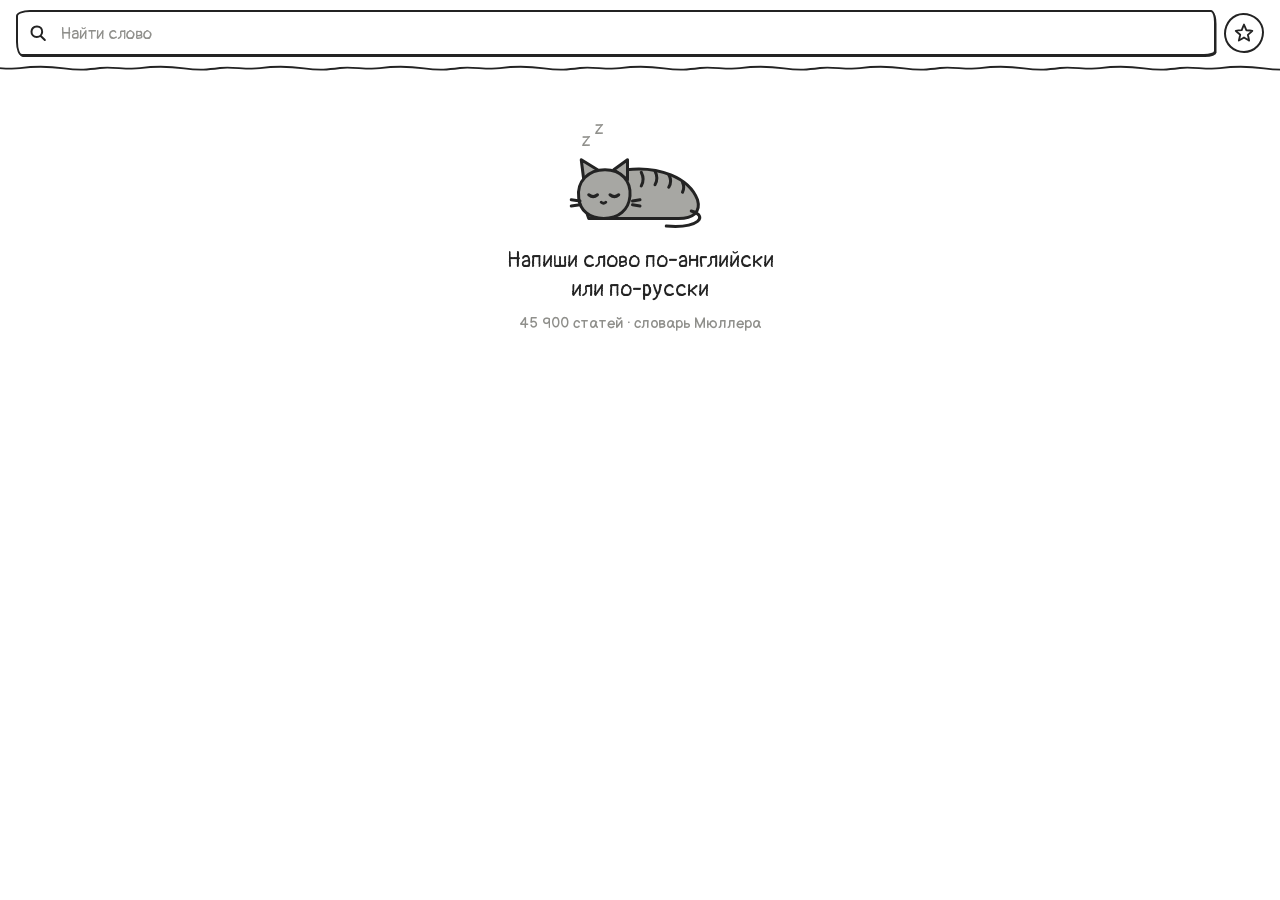
<file: index.html>
<!doctype html>
<html lang="ru">
<head>
  <meta charset="utf-8">
  <meta name="viewport" content="width=device-width, initial-scale=1, viewport-fit=cover">
  <title>Словарь</title>
  <meta name="description" content="Англо-русский словарь Мюллера, работает без интернета">
  <meta name="theme-color" content="#ffffff" media="(prefers-color-scheme: light)">
  <meta name="theme-color" content="#1c1c1a" media="(prefers-color-scheme: dark)">
  <meta name="apple-mobile-web-app-capable" content="yes">
  <meta name="apple-mobile-web-app-status-bar-style" content="default">
  <meta name="apple-mobile-web-app-title" content="Словарь">
  <link rel="manifest" href="manifest.webmanifest">
  <link rel="apple-touch-icon" href="icons/apple-touch-icon.png">
  <link rel="icon" href="icons/icon-192.png">
  <link rel="preload" href="fonts/Pangolin-400-latin.woff2" as="font" type="font/woff2" crossorigin>
  <link rel="preload" href="fonts/BalsamiqSans-400-cyrillic.woff2" as="font" type="font/woff2" crossorigin>
  <link rel="stylesheet" href="ds/tokens.css">
  <link rel="stylesheet" href="ds/components.css">
  <link rel="stylesheet" href="style.css">
</head>
<body class="k-base">
  <header class="bar">
    <button class="k-round k-round--sm back" id="back" aria-label="Назад" hidden><span class="k-round__face" data-d="back"></span></button>
    <form class="k-field search" id="form" role="search" autocomplete="off">
      <span class="k-field__icon" data-d="loupe"></span>
      <input class="k-field__input" id="q" type="search" placeholder="Найти слово" aria-label="Поиск"
             autocapitalize="off" autocorrect="off" spellcheck="false" enterkeyhint="search">
      <button type="button" class="k-field__clear" id="clear" aria-label="Стереть" data-d="close" hidden></button>
    </form>
    <button class="k-round k-round--sm favs" id="favs" aria-label="Избранное"><span class="k-round__face" data-d="star"></span></button>
  </header>

  <main id="main">
    <div class="state" id="state">
      <div class="state__pic" data-d="lie"></div>
      <div class="state__title">Загружаю словарь…</div>
      <div class="k-progress k-progress--run state__bar"><i></i><i></i><i></i><i></i><i></i><i></i><i></i><i></i><i></i><i></i><i></i><i></i></div>
    </div>
    <ul class="k-list list" id="list"></ul>
    <article class="entry" id="entry" hidden></article>
  </main>

  <div class="k-toast" id="tip" role="status" hidden></div>

  <script src="ds/doodles.js"></script>
  <script src="app.js"></script>
</body>
</html>
</file>
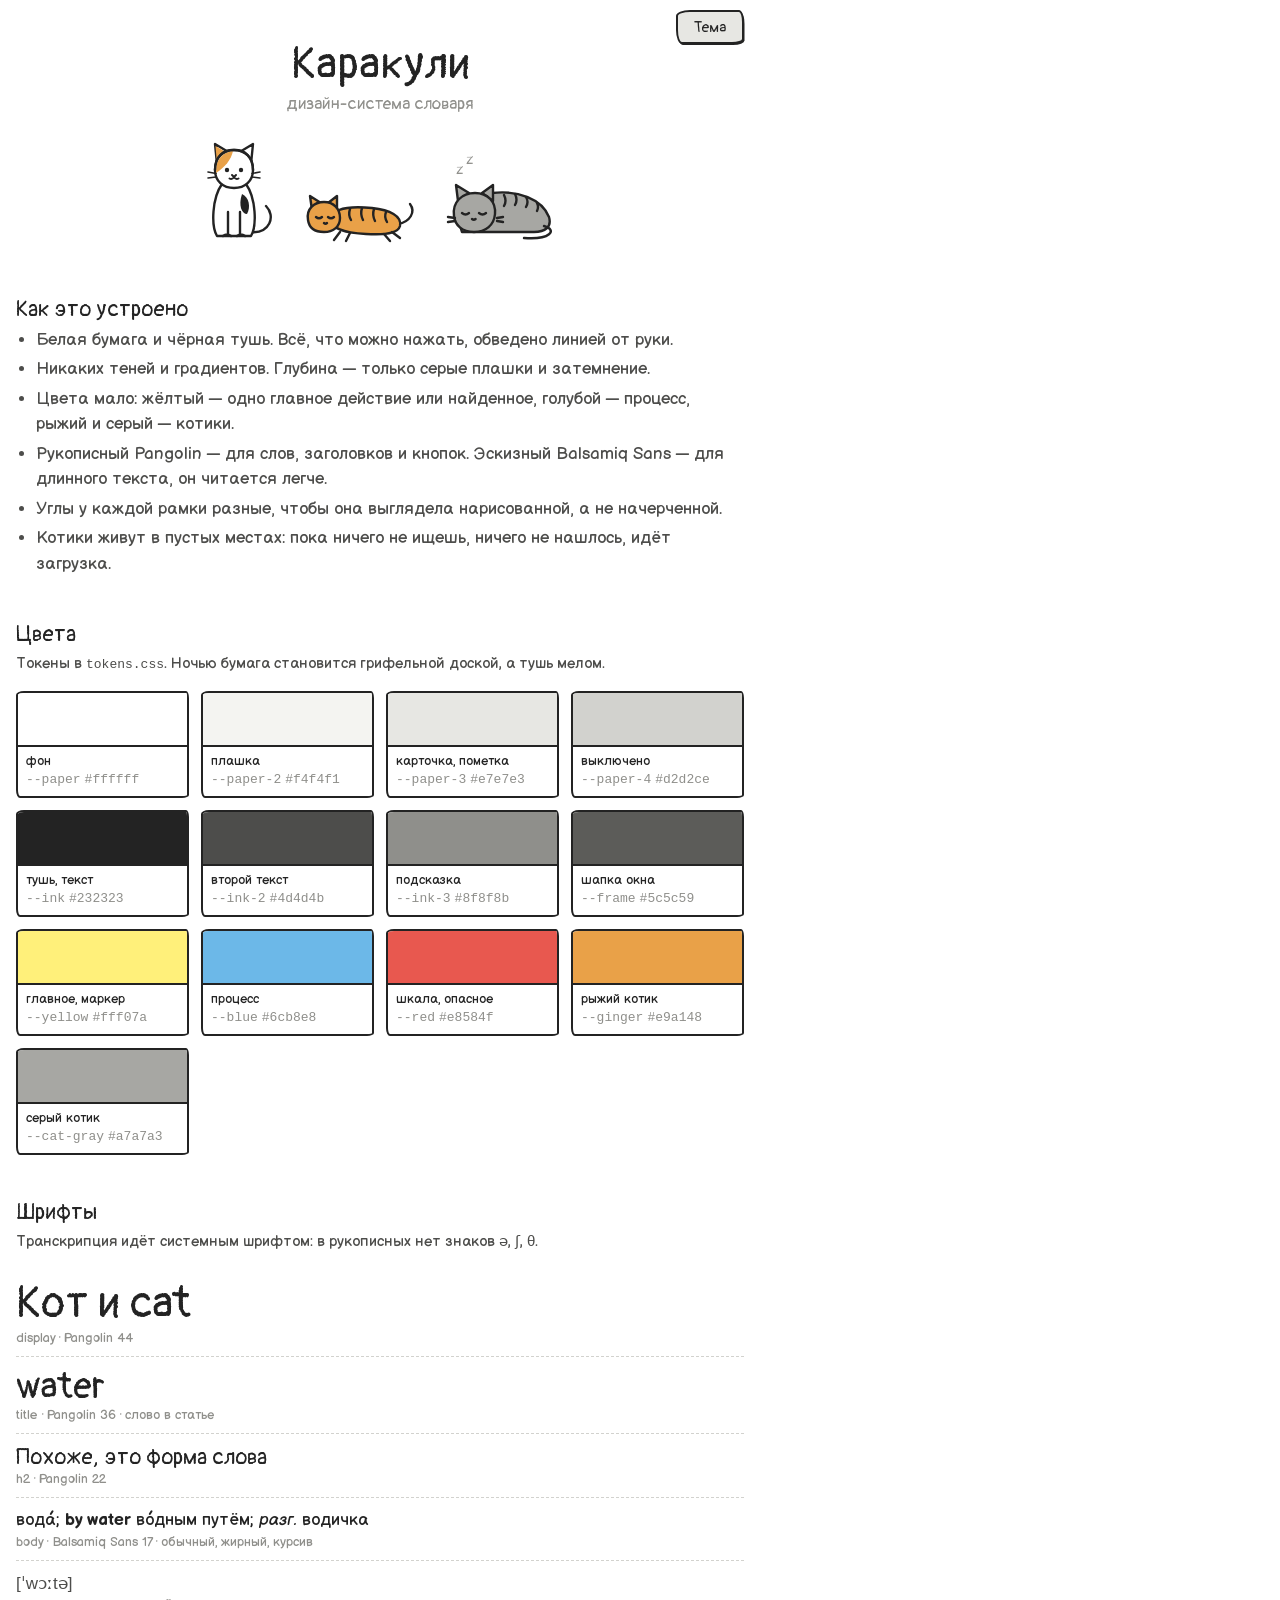
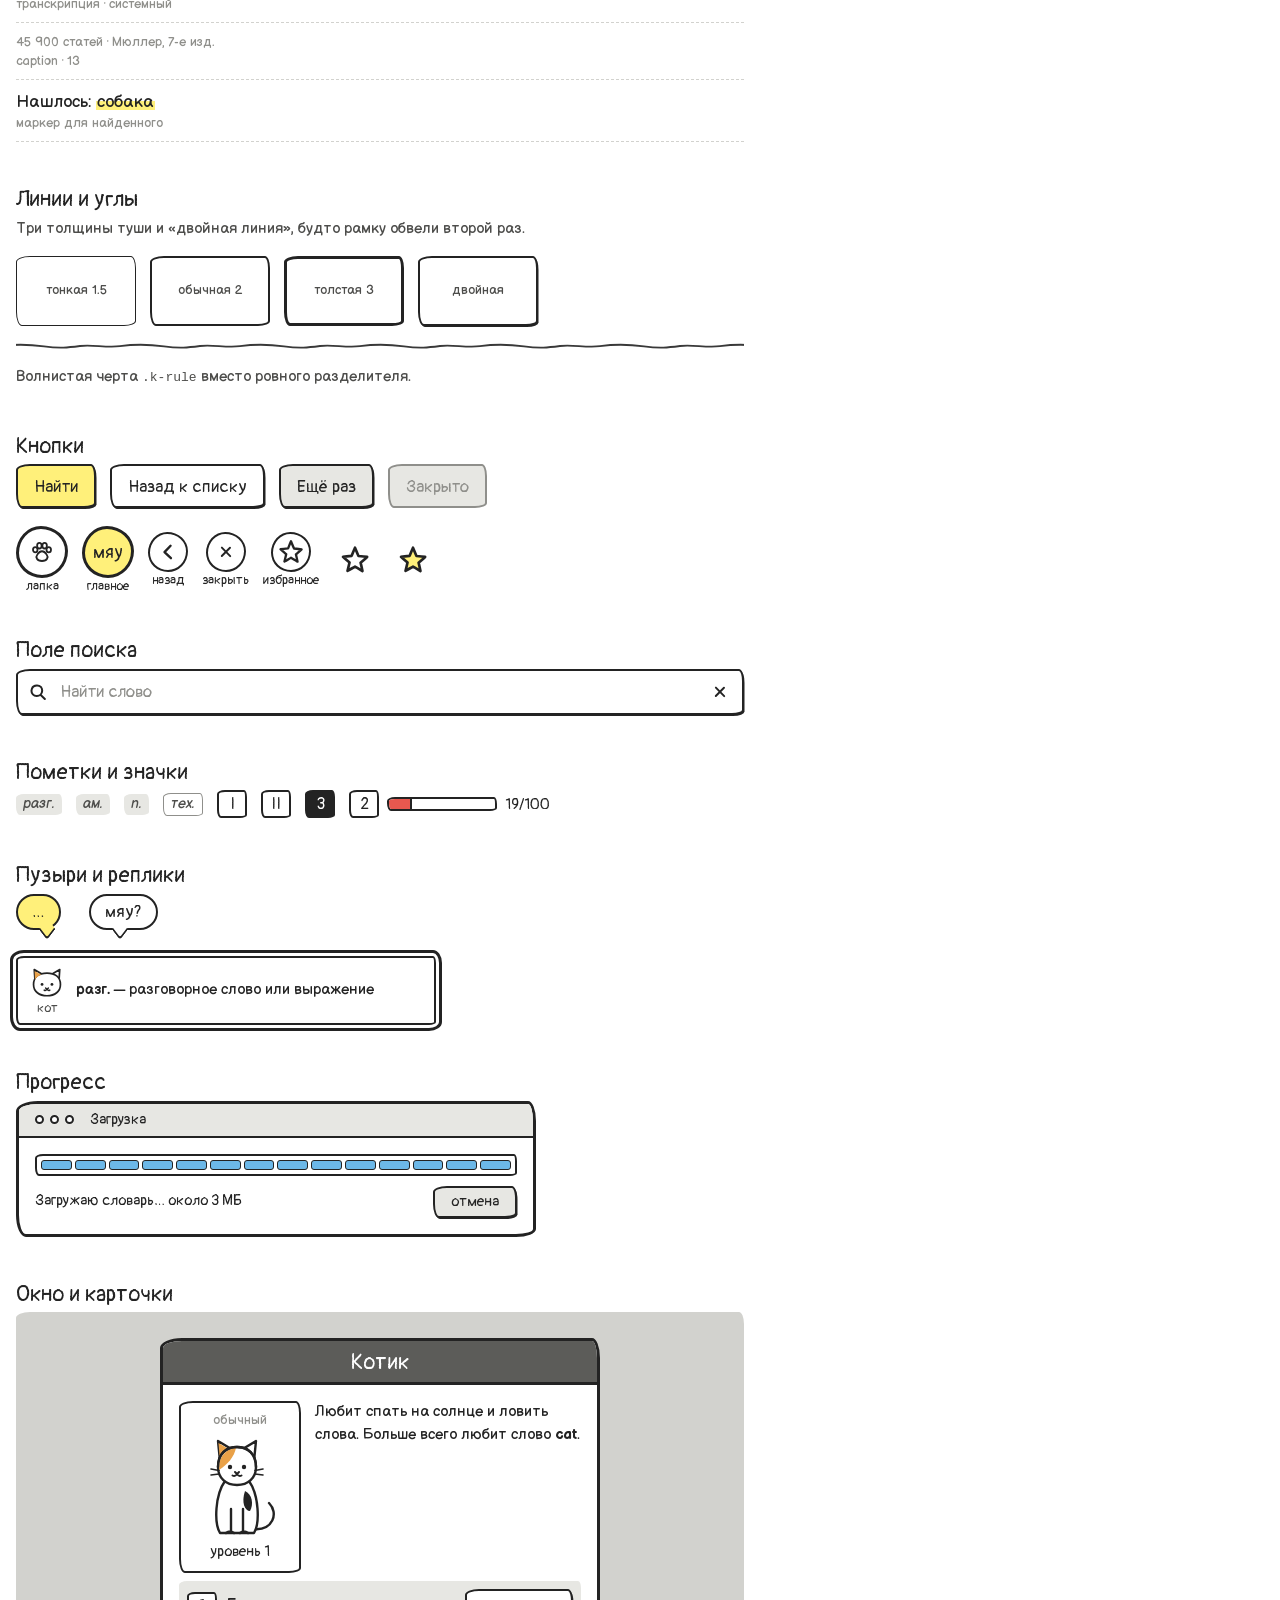
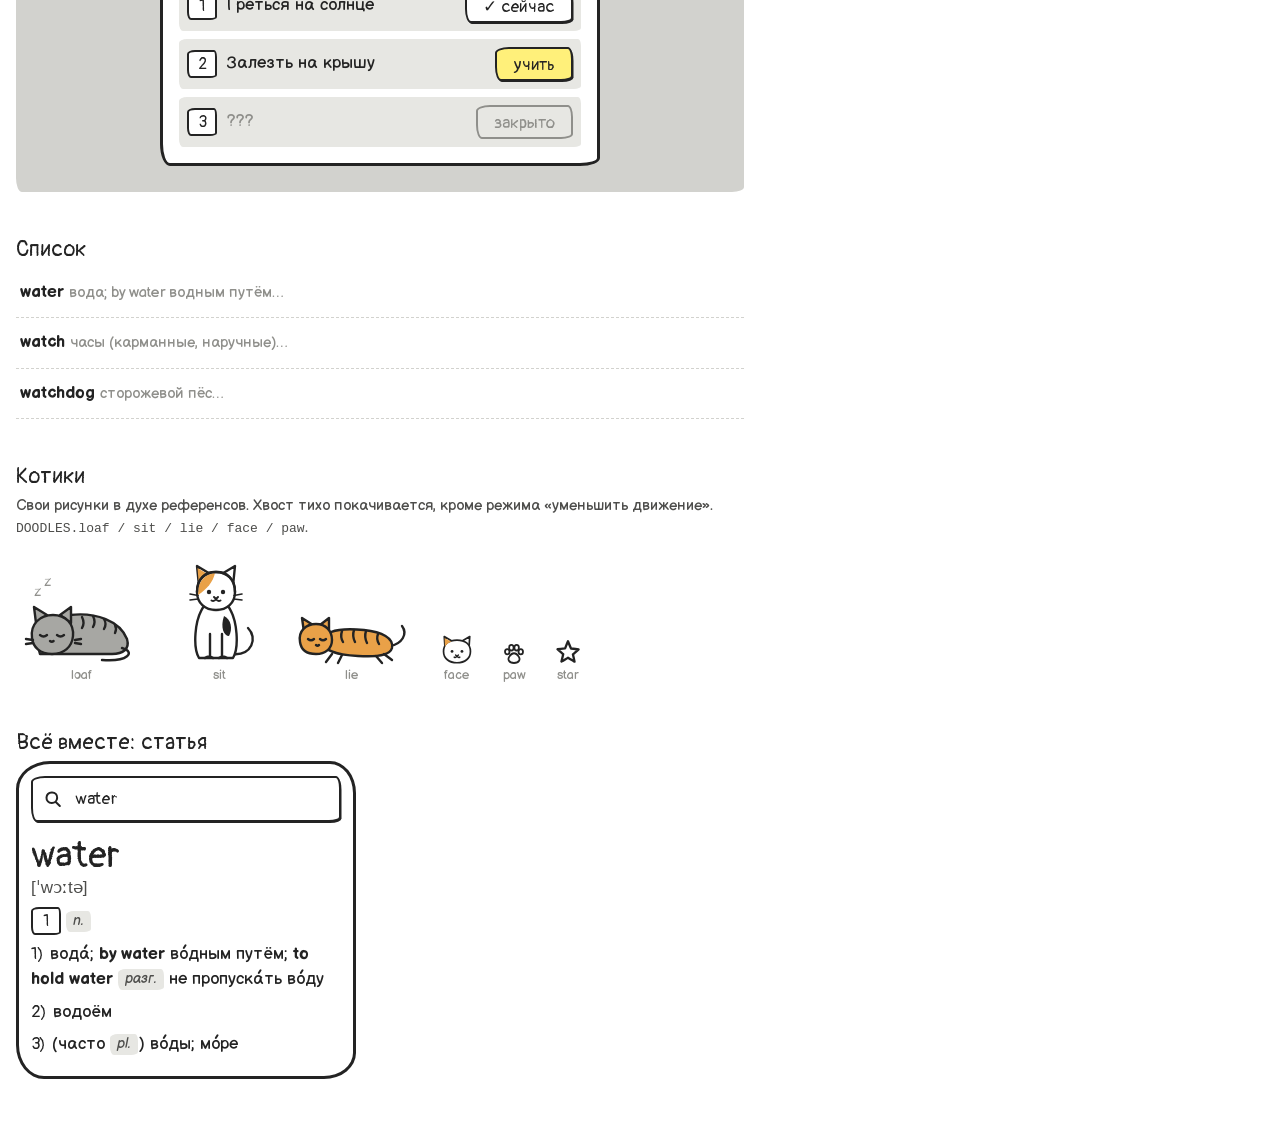
<file: ds/index.html>
<!doctype html>
<html lang="ru">
<head>
  <meta charset="utf-8">
  <meta name="viewport" content="width=device-width, initial-scale=1, viewport-fit=cover">
  <title>Каракули — дизайн-система</title>
  <link rel="stylesheet" href="tokens.css">
  <link rel="stylesheet" href="components.css">
  <style>
    body { padding: 0 var(--gutter) 64px; max-width: 760px; margin: 0 auto; }
    header { padding: 40px 0 8px; text-align: center; }
    header .cats { display: flex; justify-content: center; align-items: flex-end; gap: 18px; margin-top: 18px; }
    section { margin-top: 44px; }
    section > .k-h2 { margin-bottom: 4px; }
    section > p { margin: 0 0 16px; color: var(--ink-2); font-size: var(--fs-small); }
    .row { display: flex; flex-wrap: wrap; gap: 14px; align-items: center; }
    .grid { display: grid; grid-template-columns: repeat(auto-fill, minmax(150px, 1fr)); gap: 12px; }
    .sw { border: var(--line) solid var(--ink); border-radius: var(--r-sketch-sm); overflow: hidden; background: var(--paper); }
    .sw b { display: block; height: 54px; border-bottom: var(--line) solid var(--ink); }
    .sw span { display: block; padding: 6px 8px 8px; font-size: var(--fs-caption); line-height: 1.35; }
    .sw code { color: var(--ink-3); }
    .type > div { padding: 10px 0; border-bottom: var(--line-thin) dashed var(--paper-4); }
    .type small { display: block; color: var(--ink-3); font: var(--fs-caption) var(--font-body); }
    header { position: relative; }
    .theme { position: absolute; top: calc(env(safe-area-inset-top) + 10px); right: 0; min-height: 34px; font-size: 15px; }
    .lines .k-card { width: 120px; height: 70px; display: grid; place-items: center; font-size: var(--fs-caption); color: var(--ink-2); }
    .demo-dim { position: relative; padding: 26px 16px; background: var(--paper-4); border-radius: var(--r-sketch); }
    .step { display: flex; align-items: center; gap: 10px; padding: 8px; background: var(--paper-3); border-radius: var(--r-sketch-sm); margin-top: 8px; }
    .step .grow { flex: 1; }
    .phone { width: 340px; max-width: 100%; border: var(--line-thick) solid var(--ink); border-radius: 34px 26px 32px 28px / 28px 32px 26px 34px; padding: 12px; background: var(--paper); }
    .entry-demo .ln { margin: 6px 0; }
    .entry-demo .n { font-family: var(--font-hand); font-weight: 400; margin-right: 6px; }
    .entry-demo .en { font-weight: 700; }
    code { font: 13px ui-monospace, Menlo, monospace; }
    ul.rules { margin: 0; padding-left: 20px; color: var(--ink-2); }
    ul.rules li { margin: 4px 0; }
  </style>
</head>
<body class="k-base">
  <header>
    <button class="k-btn k-btn--quiet theme" id="theme">Тема</button>
    <div class="k-display">Каракули</div>
    <div class="k-muted k-hand">дизайн-система словаря</div>
    <div class="cats" id="cats"></div>
  </header>

  <section>
    <h2 class="k-h2">Как это устроено</h2>
    <ul class="rules">
      <li>Белая бумага и чёрная тушь. Всё, что можно нажать, обведено линией от руки.</li>
      <li>Никаких теней и градиентов. Глубина — только серые плашки и затемнение.</li>
      <li>Цвета мало: жёлтый — одно главное действие или найденное, голубой — процесс, рыжий и серый — котики.</li>
      <li>Рукописный Pangolin — для слов, заголовков и кнопок. Эскизный Balsamiq Sans — для длинного текста, он читается легче.</li>
      <li>Углы у каждой рамки разные, чтобы она выглядела нарисованной, а не начерченной.</li>
      <li>Котики живут в пустых местах: пока ничего не ищешь, ничего не нашлось, идёт загрузка.</li>
    </ul>
  </section>

  <section>
    <h2 class="k-h2">Цвета</h2>
    <p>Токены в <code>tokens.css</code>. Ночью бумага становится грифельной доской, а тушь мелом.</p>
    <div class="grid" id="colors"></div>
  </section>

  <section class="type">
    <h2 class="k-h2">Шрифты</h2>
    <p>Транскрипция идёт системным шрифтом: в рукописных нет знаков ə, ʃ, θ.</p>
    <div><div class="k-display">Кот и cat</div><small>display · Pangolin 44</small></div>
    <div><div class="k-title">water</div><small>title · Pangolin 36 · слово в статье</small></div>
    <div><div class="k-h2">Похоже, это форма слова</div><small>h2 · Pangolin 22</small></div>
    <div><div class="k-stress">вода́; <b>by water</b> во́дным путём; <i>разг.</i> водичка</div><small>body · Balsamiq Sans 17 · обычный, жирный, курсив</small></div>
    <div><div class="k-ipa">[ˈwɔːtə]</div><small>транскрипция · системный</small></div>
    <div><div class="k-caption">45 900 статей · Мюллер, 7-е изд.</div><small>caption · 13</small></div>
    <div><div>Нашлось: <mark class="k-mark">собака</mark></div><small>маркер для найденного</small></div>
  </section>

  <section class="lines">
    <h2 class="k-h2">Линии и углы</h2>
    <p>Три толщины туши и «двойная линия», будто рамку обвели второй раз.</p>
    <div class="row">
      <div class="k-card" style="border-width:var(--line-thin)">тонкая 1.5</div>
      <div class="k-card">обычная 2</div>
      <div class="k-card" style="border-width:var(--line-thick)">толстая 3</div>
      <div class="k-card" style="box-shadow:var(--double)">двойная</div>
    </div>
    <hr class="k-rule">
    <p>Волнистая черта <code>.k-rule</code> вместо ровного разделителя.</p>
  </section>

  <section>
    <h2 class="k-h2">Кнопки</h2>
    <div class="row">
      <button class="k-btn k-btn--primary">Найти</button>
      <button class="k-btn">Назад к списку</button>
      <button class="k-btn k-btn--quiet">Ещё раз</button>
      <button class="k-btn" disabled>Закрыто</button>
    </div>
    <div class="row" style="margin-top:18px">
      <button class="k-round"><span class="k-round__face" data-d="paw"></span>лапка</button>
      <button class="k-round k-round--primary"><span class="k-round__face" style="font:18px var(--font-hand)">мяу</span>главное</button>
      <button class="k-round k-round--sm"><span class="k-round__face" data-d="back"></span>назад</button>
      <button class="k-round k-round--sm"><span class="k-round__face" data-d="close"></span>закрыть</button>
      <button class="k-round k-round--sm"><span class="k-round__face" data-d="star"></span>избранное</button>
      <button class="k-star" aria-pressed="false" data-d="star" onclick="this.setAttribute('aria-pressed', this.getAttribute('aria-pressed') !== 'true'); this.classList.remove('k-pop'); void this.offsetWidth; this.classList.add('k-pop')"></button>
      <button class="k-star" aria-pressed="true" data-d="star"></button>
    </div>
  </section>

  <section>
    <h2 class="k-h2">Поле поиска</h2>
    <form class="k-field" onsubmit="return false">
      <span class="k-field__icon" data-d="loupe"></span>
      <input class="k-field__input" type="search" placeholder="Найти слово" autocapitalize="off" autocorrect="off" spellcheck="false">
      <button type="button" class="k-field__clear" data-d="close" aria-label="Стереть"></button>
    </form>
  </section>

  <section>
    <h2 class="k-h2">Пометки и значки</h2>
    <div class="row">
      <span class="k-chip">разг.</span><span class="k-chip">ам.</span><span class="k-chip">n.</span><span class="k-chip k-chip--line">тех.</span>
      <span class="k-tag">I</span><span class="k-tag">II</span><span class="k-tag k-tag--fill">3</span>
      <span class="k-meter"><span class="k-tag">2</span><span class="k-meter__track"><span class="k-meter__fill" style="width:22%"></span></span>19/100</span>
    </div>
  </section>

  <section>
    <h2 class="k-h2">Пузыри и реплики</h2>
    <div class="row" style="gap:28px">
      <span class="k-bubble">…</span>
      <span class="k-bubble k-bubble--white">мяу?</span>
    </div>
    <div style="margin-top:26px;max-width:420px">
      <div class="k-say"><div class="k-say__who"><span data-d="face"></span>кот</div><div class="k-say__text"><b>разг.</b> — разговорное слово или выражение</div></div>
    </div>
  </section>

  <section>
    <h2 class="k-h2">Прогресс</h2>
    <div class="k-window k-window--app" style="max-width:520px">
      <div class="k-window__bar"><span class="k-dots"><i></i><i></i><i></i></span>Загрузка</div>
      <div class="k-window__body">
        <div class="k-progress k-progress--run" id="prog"></div>
        <div class="row" style="justify-content:space-between;margin-top:10px">
          <span class="k-hand k-small">Загружаю словарь… около 3 МБ</span>
          <button class="k-btn k-btn--quiet" style="min-height:32px;font-size:15px">отмена</button>
        </div>
      </div>
    </div>
  </section>

  <section>
    <h2 class="k-h2">Окно и карточки</h2>
    <div class="demo-dim">
      <div class="k-window" style="max-width:440px;margin:0 auto">
        <div class="k-window__bar">Котик</div>
        <div class="k-window__body">
          <div class="row" style="align-items:flex-start">
            <div class="k-card" style="padding:8px 14px;text-align:center"><div class="k-caption">обычный</div><span data-d="sit"></span><div class="k-hand k-small">уровень 1</div></div>
            <div style="flex:1;min-width:150px" class="k-small">Любит спать на солнце и ловить слова. Больше всего любит слово <b>cat</b>.</div>
          </div>
          <div class="step"><span class="k-tag">1</span><span class="grow">Греться на солнце</span><button class="k-btn" style="min-height:34px">✓ сейчас</button></div>
          <div class="step"><span class="k-tag">2</span><span class="grow">Залезть на крышу</span><button class="k-btn k-btn--primary" style="min-height:34px">учить</button></div>
          <div class="step"><span class="k-tag">3</span><span class="grow k-muted">???</span><button class="k-btn" disabled style="min-height:34px">закрыто</button></div>
        </div>
      </div>
    </div>
  </section>

  <section>
    <h2 class="k-h2">Список</h2>
    <ul class="k-list">
      <li><a class="k-row" href="#"><b>water</b> <span class="k-muted k-small">вода; by water водным путём…</span></a></li>
      <li><a class="k-row" href="#"><b>watch</b> <span class="k-muted k-small">часы (карманные, наручные)…</span></a></li>
      <li><a class="k-row" href="#"><b>watchdog</b> <span class="k-muted k-small">сторожевой пёс…</span></a></li>
    </ul>
  </section>

  <section>
    <h2 class="k-h2">Котики</h2>
    <p>Свои рисунки в духе референсов. Хвост тихо покачивается, кроме режима «уменьшить движение». <code>DOODLES.loaf / sit / lie / face / paw</code>.</p>
    <div class="row" style="gap:28px;align-items:flex-end" id="zoo"></div>
  </section>

  <section>
    <h2 class="k-h2">Всё вместе: статья</h2>
    <div class="phone">
      <form class="k-field" onsubmit="return false" style="margin-bottom:14px">
        <span class="k-field__icon" data-d="loupe"></span>
        <input class="k-field__input" value="water" readonly>
      </form>
      <div class="k-title">water</div>
      <div class="k-ipa">[ˈwɔːtə]</div>
      <div class="entry-demo k-stress">
        <div class="ln"><span class="k-tag">1</span> <span class="k-chip">n.</span></div>
        <div class="ln"><span class="n">1)</span>вода́; <span class="en">by water</span> во́дным путём; <span class="en">to hold water</span> <span class="k-chip">разг.</span> не пропуска́ть во́ду</div>
        <div class="ln"><span class="n">2)</span>водоём</div>
        <div class="ln"><span class="n">3)</span>(часто <span class="k-chip">pl.</span>) во́ды; мо́ре</div>
      </div>
    </div>
  </section>

  <script src="doodles.js"></script>
  <script>
    document.querySelectorAll('.k-stress').forEach(el => el.innerHTML = el.innerHTML.replace(/([а-яё])\u0301/gi, '<span class="k-st">$1</span>'));
    document.querySelectorAll('[data-d]').forEach(el => el.innerHTML = DOODLES[el.dataset.d]);
    $ = id => document.getElementById(id);
    $('cats').innerHTML = DOODLES.sit + DOODLES.lie + DOODLES.loaf;
    $('zoo').innerHTML = ['loaf', 'sit', 'lie', 'face', 'paw', 'star'].map(k => `<div style="text-align:center">${DOODLES[k]}<div class="k-caption">${k}</div></div>`).join('');
    $('prog').innerHTML = '<i></i>'.repeat(14);
    const colors = [['paper', 'фон'], ['paper-2', 'плашка'], ['paper-3', 'карточка, пометка'], ['paper-4', 'выключено'],
      ['ink', 'тушь, текст'], ['ink-2', 'второй текст'], ['ink-3', 'подсказка'], ['frame', 'шапка окна'],
      ['yellow', 'главное, маркер'], ['blue', 'процесс'], ['red', 'шкала, опасное'], ['ginger', 'рыжий котик'], ['cat-gray', 'серый котик']];
    const paint = () => $('colors').innerHTML = colors.map(([n, what]) =>
      `<div class="sw"><b style="background:var(--${n})"></b><span>${what}<br><code>--${n}</code> <code>${getComputedStyle(document.documentElement).getPropertyValue('--' + n).trim()}</code></span></div>`).join('');
    paint();
    $('theme').onclick = () => {
      const root = document.documentElement, dark = matchMedia('(prefers-color-scheme: dark)').matches;
      const cur = root.dataset.theme || (dark ? 'dark' : 'light');
      root.dataset.theme = cur === 'dark' ? 'light' : 'dark';
      paint();
    };
  </script>
</body>
</html>
</file>
<file: ds/tokens.css>
/* Дизайн-система «Каракули» — токены.
   Стиль: рисунок тушью на белой бумаге. Чёрный контур от руки, серые плашки,
   жёлтый маркер для главного действия, немного голубого и рыжего (котики). */

@font-face { font-family: 'Pangolin'; font-style: normal; font-weight: 400; font-display: swap;
  src: url(../fonts/Pangolin-400-cyrillic.woff2) format('woff2'); unicode-range: U+0301, U+0400-045F, U+0490-0491, U+04B0-04B1, U+2116; }
@font-face { font-family: 'Pangolin'; font-style: normal; font-weight: 400; font-display: swap;
  src: url(../fonts/Pangolin-400-latin.woff2) format('woff2'); unicode-range: U+0000-00FF, U+0131, U+0152-0153, U+02BB-02BC, U+02C6, U+02DA, U+02DC, U+0304, U+0308, U+0329, U+2000-206F, U+20AC, U+2122, U+2191, U+2193, U+2212, U+2215, U+FEFF, U+FFFD; }
@font-face { font-family: 'Balsamiq Sans'; font-style: normal; font-weight: 400; font-display: swap;
  src: url(../fonts/BalsamiqSans-400-cyrillic.woff2) format('woff2'); unicode-range: U+0301, U+0400-045F, U+0490-0491, U+04B0-04B1, U+2116; }
@font-face { font-family: 'Balsamiq Sans'; font-style: normal; font-weight: 400; font-display: swap;
  src: url(../fonts/BalsamiqSans-400-latin.woff2) format('woff2'); unicode-range: U+0000-00FF, U+0131, U+0152-0153, U+02BB-02BC, U+02C6, U+02DA, U+02DC, U+0304, U+0308, U+0329, U+2000-206F, U+20AC, U+2122, U+2191, U+2193, U+2212, U+2215, U+FEFF, U+FFFD; }
@font-face { font-family: 'Balsamiq Sans'; font-style: normal; font-weight: 700; font-display: swap;
  src: url(../fonts/BalsamiqSans-700-cyrillic.woff2) format('woff2'); unicode-range: U+0301, U+0400-045F, U+0490-0491, U+04B0-04B1, U+2116; }
@font-face { font-family: 'Balsamiq Sans'; font-style: normal; font-weight: 700; font-display: swap;
  src: url(../fonts/BalsamiqSans-700-latin.woff2) format('woff2'); unicode-range: U+0000-00FF, U+0131, U+0152-0153, U+02BB-02BC, U+02C6, U+02DA, U+02DC, U+0304, U+0308, U+0329, U+2000-206F, U+20AC, U+2122, U+2191, U+2193, U+2212, U+2215, U+FEFF, U+FFFD; }
@font-face { font-family: 'Balsamiq Sans'; font-style: italic; font-weight: 400; font-display: swap;
  src: url(../fonts/BalsamiqSans-400i-cyrillic.woff2) format('woff2'); unicode-range: U+0301, U+0400-045F, U+0490-0491, U+04B0-04B1, U+2116; }
@font-face { font-family: 'Balsamiq Sans'; font-style: italic; font-weight: 400; font-display: swap;
  src: url(../fonts/BalsamiqSans-400i-latin.woff2) format('woff2'); unicode-range: U+0000-00FF, U+0131, U+0152-0153, U+02BB-02BC, U+02C6, U+02DA, U+02DC, U+0304, U+0308, U+0329, U+2000-206F, U+20AC, U+2122, U+2191, U+2193, U+2212, U+2215, U+FEFF, U+FFFD; }

:root {
  color-scheme: light;

  /* бумага */
  --paper: #ffffff;          /* фон экрана */
  --paper-2: #f4f4f1;        /* мягкая плашка: строка при нажатии, фон поля */
  --paper-3: #e7e7e3;        /* серая карточка внутри окна, пометки */
  --paper-4: #d2d2ce;        /* выключенное, затемнение под окном */

  /* тушь */
  --ink: #232323;            /* контуры и основной текст */
  --ink-2: #4d4d4b;          /* второстепенный текст */
  --ink-3: #8f8f8b;          /* подсказки, плейсхолдеры */
  --frame: #5c5c59;          /* шапка окна */
  --on-frame: #ffffff;

  /* цвет — понемногу */
  --yellow: #fff07a;         /* главное действие, маркер, пузырь «…» */
  --yellow-2: #f3d73a;
  --on-yellow: #232323;      /* на жёлтом всегда тёмная тушь, в любой теме */
  --blue: #6cb8e8;           /* прогресс, ссылки-подсказки */
  --blue-soft: #dceffb;
  --red: #e8584f;            /* опасное, «пусто» на шкале */
  --ginger: #e9a148;         /* рыжий котик */
  --cat-gray: #a7a7a3;       /* серый котик */
  --cat-white: #ffffff;
  --cat-ink: #232323;         /* глаза, полоски, пятна котиков — всегда тёмные */

  /* шрифты */
  --font-hand: 'Pangolin', 'Balsamiq Sans', 'Comic Sans MS', -apple-system, sans-serif;  /* заголовки, слова, кнопки */
  --font-body: 'Balsamiq Sans', -apple-system, BlinkMacSystemFont, 'Segoe UI', sans-serif; /* текст статей */
  --font-ipa: 'Charis SIL', 'Doulos SIL', 'Lucida Grande', -apple-system, sans-serif;     /* транскрипция: в рукописных нет ə ʃ θ */

  --fs-display: 44px;        /* заставка */
  --fs-title: 36px;          /* слово в статье */
  --fs-h2: 22px;
  --fs-body: 17px;           /* меньше 16 нельзя: iPhone увеличивает страницу при вводе */
  --fs-small: 15px;
  --fs-caption: 13px;
  --lh-body: 1.5;

  /* линии */
  --line: 2px;               /* обычный контур */
  --line-thick: 3px;         /* окна, круглые кнопки */
  --line-thin: 1.5px;        /* разделители */
  /* углы «от руки»: у каждого угла свой радиус */
  --r-sketch: 14px 5px 12px 6px / 6px 12px 5px 14px;
  --r-sketch-sm: 8px 3px 7px 4px / 4px 7px 3px 8px;
  --r-sketch-lg: 22px 8px 20px 10px / 10px 20px 8px 22px;
  --r-blob: 48% 52% 50% 50% / 52% 48% 52% 48%;   /* круглая кнопка, чуть кривая */
  --r-pill: 999px;

  /* отступы, шаг 4 */
  --s1: 4px; --s2: 8px; --s3: 12px; --s4: 16px; --s5: 24px; --s6: 32px; --s7: 48px;
  --gutter: 16px;

  /* «двойная линия»: второй штрих чуть сдвинут, как будто обвели дважды */
  --double: 1px 1.5px 0 -0.5px var(--ink);

  --dim: rgba(35, 35, 35, .38);   /* затемнение под окном */
  --ease: cubic-bezier(.3, 1.4, .5, 1);   /* лёгкий «пружинный» отскок */
}

@media (prefers-color-scheme: dark) {
  :root:not([data-theme="light"]) {
    color-scheme: dark;
    /* ночью — мел на грифельной доске */
    --paper: #1c1c1a;
    --paper-2: #252523;
    --paper-3: #30302d;
    --paper-4: #45453f;
    --ink: #efede6;
    --ink-2: #c4c2bb;
    --ink-3: #87857e;
    --frame: #3a3a36;
    --on-frame: #efede6;
    --yellow: #f5e66a;
    --yellow-2: #e0c93a;
    --blue: #7cc3ef;
    --blue-soft: #23384a;
    --cat-gray: #8d8d88;
    --cat-white: #f4f2ea;
    --dim: rgba(0, 0, 0, .55);
  }
}
:root[data-theme="dark"] {
  color-scheme: dark;
  --paper: #1c1c1a; --paper-2: #252523; --paper-3: #30302d; --paper-4: #45453f;
  --ink: #efede6; --ink-2: #c4c2bb; --ink-3: #87857e; --frame: #3a3a36; --on-frame: #efede6;
  --yellow: #f5e66a; --yellow-2: #e0c93a; --blue: #7cc3ef; --blue-soft: #23384a;
  --cat-gray: #8d8d88; --cat-white: #f4f2ea; --dim: rgba(0, 0, 0, .55);
}
</file>
<file: ds/components.css>
/* Дизайн-система «Каракули» — компоненты. Нужен tokens.css.
   Правило одно: всё, что можно потрогать, обведено тушью; всё остальное — плоское, без теней. */

/* ---------- основа ---------- */
.k-base, .k-base * { box-sizing: border-box; }
.k-base {
  margin: 0;
  background: var(--paper);
  color: var(--ink);
  font: var(--fs-body)/var(--lh-body) var(--font-body);
  -webkit-text-size-adjust: 100%;
  -webkit-tap-highlight-color: transparent;
}
/* :where — чтобы сброс кнопок не перебивал .k-btn и другие компоненты */
:where(.k-base) :where(button) { font: inherit; color: inherit; background: none; border: 0; padding: 0; cursor: pointer; }
.k-base [hidden] { display: none !important; }

/* ---------- текст ---------- */
.k-display { font: var(--fs-display)/1.15 var(--font-hand); letter-spacing: .01em; }
.k-title   { font: var(--fs-title)/1.1 var(--font-hand); letter-spacing: .01em; margin: 0; }
.k-h2      { font: var(--fs-h2)/1.25 var(--font-hand); margin: 0; }
.k-hand    { font-family: var(--font-hand); }
.k-muted   { color: var(--ink-3); }
.k-small   { font-size: var(--fs-small); }
.k-caption { font-size: var(--fs-caption); color: var(--ink-3); }
/* маркер: днём — полоска по низу букв, ночью — заливка целиком, иначе верх тёмных букв тонет в фоне */
.k-mark    { background: linear-gradient(transparent 45%, var(--yellow) 45%, var(--yellow) 88%, transparent 88%); color: inherit; padding: 0 1px; }
@media (prefers-color-scheme: dark) { :root:not([data-theme="light"]) .k-mark { background: var(--yellow); color: var(--on-yellow); border-radius: 3px; } }
:root[data-theme="dark"] .k-mark { background: var(--yellow); color: var(--on-yellow); border-radius: 3px; }
.k-ipa     { font-family: var(--font-ipa); color: var(--ink-2); }

/* ударение: штрих тушью над гласной. Знак U+0301 в Balsamiq съезжает, поэтому рисуем сами:
   вода́ → во<span class="k-st">а</span> */
.k-st { position: relative; }
.k-st::after {
  content: ''; position: absolute; left: 50%; top: .02em;
  width: .1em; height: .3em; border-radius: .05em;
  background: currentColor; transform: translateX(-20%) rotate(32deg);
}

/* ---------- кнопки ---------- */
.k-btn {
  display: inline-flex; align-items: center; justify-content: center; gap: var(--s2);
  min-height: 44px; padding: 0 var(--s4);
  border: var(--line) solid var(--ink); border-radius: var(--r-sketch);
  background: var(--paper); color: var(--ink);
  font: var(--fs-body)/1 var(--font-hand);
  box-shadow: var(--double);
  transition: transform .12s var(--ease), background-color .15s;
}
.k-btn:active { transform: translate(1px, 1.5px); box-shadow: none; }
.k-btn--primary { background: var(--yellow); color: var(--on-yellow); border-color: var(--ink); }
.k-btn--quiet { background: var(--paper-3); }
.k-btn:disabled, .k-btn[aria-disabled="true"] { background: var(--paper-3); color: var(--ink-3); border-color: var(--ink-3); box-shadow: none; cursor: default; }
.k-btn svg { flex: none; }

/* круглая кнопка с подписью снизу, как «магазин» и «домик» */
.k-round { display: inline-flex; flex-direction: column; align-items: center; gap: 2px; font: var(--fs-caption)/1 var(--font-hand); }
.k-round__face {
  width: 52px; height: 52px; display: grid; place-items: center;
  border: var(--line-thick) solid var(--ink); border-radius: var(--r-blob);
  background: var(--paper);
  transition: transform .12s var(--ease);
}
.k-round--sm .k-round__face { width: 40px; height: 40px; border-width: var(--line); }
.k-round--primary .k-round__face { background: var(--yellow); color: var(--on-yellow); }
.k-round:active .k-round__face { transform: scale(.94) rotate(-3deg); }

/* ---------- поле ввода ---------- */
.k-field { position: relative; display: flex; align-items: center; }
.k-field__icon { position: absolute; left: 12px; color: var(--ink); pointer-events: none; }
.k-field__input {
  width: 100%; height: 46px;
  padding: 0 42px 0 42px;
  border: var(--line) solid var(--ink); border-radius: var(--r-sketch);
  background: var(--paper); color: var(--ink);
  font: var(--fs-body) var(--font-hand);
  outline: none; -webkit-appearance: none; appearance: none;
  box-shadow: var(--double);
}
.k-field__input::placeholder { color: var(--ink-3); }
.k-field__input:focus { background: var(--paper-2); }
.k-field__input::-webkit-search-cancel-button, .k-field__input::-webkit-search-decoration { -webkit-appearance: none; }
.k-field__clear { position: absolute; right: 10px; width: 28px; height: 28px; display: grid; place-items: center; color: var(--ink); }

/* ---------- карточки и окна ---------- */
.k-card { border: var(--line) solid var(--ink); border-radius: var(--r-sketch); background: var(--paper); padding: var(--s4); }
.k-card--gray { background: var(--paper-3); border-color: transparent; border-radius: var(--r-sketch-sm); }

/* окно с тёмной шапкой (как карточка котика) */
.k-window { border: var(--line-thick) solid var(--ink); border-radius: var(--r-sketch-lg); background: var(--paper); overflow: hidden; }
.k-window__bar {
  display: flex; align-items: center; justify-content: center; gap: var(--s2);
  min-height: 44px; padding: var(--s2) var(--s4);
  background: var(--frame); color: var(--on-frame);
  border-bottom: var(--line-thick) solid var(--ink);
  font: var(--fs-h2)/1 var(--font-hand);
}
.k-window__body { padding: var(--s4); }

/* окно «браузера» с тремя точками */
.k-window--app .k-window__bar { justify-content: flex-start; background: var(--paper-3); color: var(--ink); font-size: var(--fs-small); border-bottom-width: var(--line); min-height: 34px; }
.k-dots { display: inline-flex; gap: 6px; margin-right: var(--s2); }
.k-dots i { width: 9px; height: 9px; border: var(--line) solid var(--ink); border-radius: 50%; background: var(--paper); }

/* ---------- пометки, плашки, значки ---------- */
.k-chip {
  display: inline-block; padding: 0 7px; line-height: 1.45;
  border-radius: var(--r-sketch-sm); background: var(--paper-3); color: var(--ink-2);
  font: italic .84em/1.45 var(--font-body); white-space: nowrap; vertical-align: .06em;
}
button.k-chip { font: italic .84em/1.45 var(--font-body); color: var(--ink-2); background: var(--paper-3); }
.k-chip--line { background: transparent; border: var(--line-thin) solid var(--ink-3); }

/* квадратик с номером: уровень, «1 шаг», омоним I/II */
.k-tag {
  display: inline-grid; place-items: center; min-width: 30px; height: 28px; padding: 0 6px;
  border: var(--line) solid var(--ink); border-radius: var(--r-sketch-sm);
  background: var(--paper); font: 16px/1 var(--font-hand); color: var(--ink);
}
.k-tag--fill { background: var(--ink); color: var(--paper); }

/* ---------- пузыри ---------- */
.k-bubble {
  position: relative; display: inline-block; padding: 6px 14px;
  border: var(--line) solid var(--ink); border-radius: var(--r-pill);
  background: var(--yellow); color: var(--on-yellow); font: var(--fs-body)/1.2 var(--font-hand);
}
.k-bubble::after {          /* хвостик */
  content: ''; position: absolute; left: 22px; bottom: -8px; width: 12px; height: 12px;
  background: inherit; border: inherit; border-width: 0 var(--line) var(--line) 0; border-radius: 0 0 4px 0;
  transform: rotate(45deg) skew(8deg, 8deg);
}
.k-bubble--white { background: var(--paper); color: var(--ink); }

/* реплика: двойная рамка, слева котик-аватар (как «мяу» в игре) */
.k-say {
  display: flex; align-items: center; gap: var(--s3);
  padding: var(--s2) var(--s3);
  border: var(--line) solid var(--ink); border-radius: var(--r-sketch-sm);
  background: var(--paper); color: var(--ink);
  outline: var(--line-thick) solid var(--ink); outline-offset: 3px;
}
.k-say__who { flex: none; display: flex; flex-direction: column; align-items: center; font: var(--fs-caption)/1 var(--font-hand); color: var(--ink-2); gap: 2px; }
.k-say__who svg { width: 34px; height: 34px; }
.k-say__text { font: var(--fs-small)/1.35 var(--font-body); }

/* ---------- прогресс: синие «кирпичики» ---------- */
.k-progress {
  display: flex; gap: 3px; padding: 4px;
  border: var(--line) solid var(--ink); border-radius: var(--r-sketch-sm); background: var(--paper);
  height: 22px; overflow: hidden;
}
.k-progress i { flex: 1; border: var(--line-thin) solid var(--ink); border-radius: 3px; background: var(--blue); min-width: 6px; }
.k-progress--run i { animation: k-blink 1.4s steps(1) infinite; }
.k-progress--run i:nth-child(4n+2) { animation-delay: .35s; }
.k-progress--run i:nth-child(4n+3) { animation-delay: .7s; }
.k-progress--run i:nth-child(4n+4) { animation-delay: 1.05s; }
@keyframes k-blink { 0%, 100% { background: var(--blue); } 50% { background: var(--paper); } }

/* шкала-полоска (здоровье, сытость) */
.k-meter { display: inline-flex; align-items: center; gap: var(--s2); font: var(--fs-small)/1 var(--font-hand); }
.k-meter__track { position: relative; width: 110px; height: 14px; border: var(--line) solid var(--ink); border-radius: var(--r-sketch-sm); background: var(--paper); overflow: hidden; }
.k-meter__fill { position: absolute; inset: 0 auto 0 0; background: var(--red); border-right: var(--line) solid var(--ink); }

/* ---------- списки и линии ---------- */
.k-list { list-style: none; margin: 0; padding: 0; }
.k-row {
  display: block; padding: 12px 4px; color: inherit; text-decoration: none;
  border-bottom: var(--line-thin) dashed var(--paper-4);
}
.k-row:active { background: var(--paper-2); }

/* линия «от руки»: кривая волна вместо ровной черты */
.k-rule {
  height: 8px; border: 0; margin: var(--s4) 0;
  background: url("data:image/svg+xml,%3Csvg xmlns='http://www.w3.org/2000/svg' width='120' height='8' viewBox='0 0 120 8'%3E%3Cpath d='M0 4 C 12 2, 26 6.2, 40 4.2 S 68 2.2, 84 4.4 S 108 5.6, 120 4' fill='none' stroke='%23232323' stroke-width='1.8' stroke-linecap='round'/%3E%3C/svg%3E") repeat-x center / 120px 8px;
  opacity: .9;
}
@media (prefers-color-scheme: dark) {
  :root:not([data-theme="light"]) .k-rule { filter: invert(1); }
}
:root[data-theme="dark"] .k-rule { filter: invert(1); }

/* ---------- звёздочка «в избранное» ---------- */
.k-star { width: 44px; height: 44px; display: grid; place-items: center; flex: none; }
.k-star .k-doodle { width: 32px; height: 32px; }
.k-star .k-doodle .star-body { fill: transparent; transition: fill .15s; }
.k-star[aria-pressed="true"] .k-doodle .star-body,
.k-round--primary .k-doodle .star-body { fill: var(--yellow); }
.k-star.k-pop .k-doodle { animation: k-starpop .45s var(--ease); }
@keyframes k-starpop { 0% { transform: scale(1); } 40% { transform: scale(1.35) rotate(-14deg); } 100% { transform: scale(1) rotate(0); } }

/* ---------- всплывающая подсказка снизу ---------- */
.k-toast {
  position: fixed; left: 50%; bottom: calc(env(safe-area-inset-bottom) + 20px);
  transform: translateX(-50%); width: min(92vw, 480px); z-index: 10;
  animation: k-pop .25s var(--ease);
}
@keyframes k-pop { from { transform: translate(-50%, 12px) scale(.96); opacity: 0; } }

/* ---------- котики ---------- */
.k-doodle { display: block; overflow: visible; }
.k-doodle .ink { stroke: var(--ink); fill: none; stroke-width: 2.4; stroke-linecap: round; stroke-linejoin: round; }
.k-doodle .fill-paper { fill: var(--cat-white); }
.k-doodle .fill-gray { fill: var(--cat-gray); }
.k-doodle .fill-ginger { fill: var(--ginger); }
.k-doodle .fill-ink { fill: var(--ink); }
/* черты мордочки и пятна — своя тушь, тёмная в любой теме, иначе ночью глаза пропадут на белой шерсти */
.k-doodle .feat { stroke: var(--cat-ink); fill: none; stroke-width: 2.4; stroke-linecap: round; stroke-linejoin: round; }
.k-doodle .fill-cat { fill: var(--cat-ink); }
.k-doodle .tail { transform-origin: var(--tail-x, 50%) var(--tail-y, 50%); animation: k-wag 2.6s ease-in-out infinite; }
.k-doodle .zzz { font: 14px var(--font-hand); fill: var(--ink-3); animation: k-float 3s ease-in-out infinite; }
@keyframes k-wag { 0%, 100% { transform: rotate(0); } 50% { transform: rotate(-9deg); } }
@keyframes k-float { 0%, 100% { transform: translateY(0); opacity: .9; } 50% { transform: translateY(-4px); opacity: .5; } }

@media (prefers-reduced-motion: reduce) {
  .k-doodle .tail, .k-doodle .zzz, .k-progress--run i, .k-toast, .k-star.k-pop .k-doodle { animation: none; }
}
</file>
<file: style.css>
/* Раскладка словаря. Цвета, шрифты и компоненты — из дизайн-системы «Каракули» (ds/). */

body { min-height: 100dvh; }

/* поиск сверху */
.bar {
  position: sticky; top: 0; z-index: 2;
  display: flex; align-items: center; gap: var(--s2);
  padding: calc(env(safe-area-inset-top) + 10px) max(var(--gutter), env(safe-area-inset-right)) 12px max(var(--gutter), env(safe-area-inset-left));
  background: var(--paper);
}
.bar::after {                 /* волнистая черта тушью под шапкой */
  content: ''; position: absolute; left: 0; right: 0; bottom: -4px; height: 8px;
  background: url("data:image/svg+xml,%3Csvg xmlns='http://www.w3.org/2000/svg' width='120' height='8' viewBox='0 0 120 8'%3E%3Cpath d='M0 4 C 12 2, 26 6.2, 40 4.2 S 68 2.2, 84 4.4 S 108 5.6, 120 4' fill='none' stroke='%23232323' stroke-width='1.8' stroke-linecap='round'/%3E%3C/svg%3E") repeat-x center / 120px 8px;
}
@media (prefers-color-scheme: dark) { :root:not([data-theme="light"]) .bar::after { filter: invert(1); } }
.search { flex: 1; }
.back, .favs { flex: none; }
.favs .k-doodle { width: 22px; height: 22px; }

main {
  max-width: 720px; margin: 0 auto;
  padding: 6px max(var(--gutter), env(safe-area-inset-right)) calc(env(safe-area-inset-bottom) + 40px) max(var(--gutter), env(safe-area-inset-left));
}

/* пустой экран, загрузка, «не нашлось» — с котиком */
.state { display: flex; flex-direction: column; align-items: center; text-align: center; padding: 56px 12px 8px; gap: 10px; }
.state__pic .k-doodle { width: auto; height: auto; transform: scale(1.25); margin-bottom: 14px; }
.state__title { font: var(--fs-h2)/1.3 var(--font-hand); max-width: 300px; }
.state__text { color: var(--ink-3); font-size: var(--fs-small); max-width: 300px; }
.state__bar { width: min(240px, 80%); margin-top: 6px; }
.state .k-btn { margin-top: 8px; }
.state--small { padding-top: 22px; }
.state--small .state__pic .k-doodle { transform: none; margin-bottom: 4px; }

/* список найденного */
.list .k-row { overflow: hidden; text-overflow: ellipsis; white-space: nowrap; }
.list .w { font: 20px/1.3 var(--font-hand); color: var(--ink); }
.list .p { color: var(--ink-3); margin-left: 8px; font-size: var(--fs-small); }
.group { font: 18px/1.3 var(--font-hand); color: var(--ink-2); margin: 18px 2px 2px; }
.group:first-child { margin-top: 8px; }
.group--big { font-size: var(--fs-h2); color: var(--ink); }

/* статья */
.entry { padding-top: 14px; }
.entry__head { display: flex; align-items: flex-start; justify-content: space-between; gap: var(--s2); }
.entry__head .k-star { margin: -2px -8px 0 0; }
.entry .k-title { overflow-wrap: anywhere; }
.entry .ipa { display: inline-block; margin: 2px 0 0; }
.entry .ln { margin: 6px 0; overflow-wrap: break-word; }
.entry .ln.l0 { margin-top: 22px; }
.entry .ln.l1 { margin-top: 18px; }
.entry .ln.l0 + .ln.l1, .entry .ln.l1 + .ln.l2 { margin-top: 8px; }
.entry .ln.l2 { padding-left: 34px; text-indent: -34px; }
.entry .ln.l3 { padding-left: 60px; text-indent: -26px; }
.entry .n { display: inline-block; min-width: 34px; text-indent: 0; font: 19px/1 var(--font-hand); color: var(--ink); }
.entry .ln.l3 .n { min-width: 26px; color: var(--ink-2); }
.entry .ln > .k-tag { margin-right: 6px; text-indent: 0; }
.entry .en { font-weight: 700; }
.entry button.k-chip { cursor: help; }
.entry .ref { color: var(--ink-3); font-size: .94em; }
.entry a.go { color: inherit; font-weight: 700; text-decoration: underline wavy var(--blue); text-decoration-thickness: 1.5px; text-underline-offset: 4px; }
.entry .k-rule { margin-top: 32px; }
.entry .src { font-size: var(--fs-caption); color: var(--ink-3); margin: 0; }
</file>
